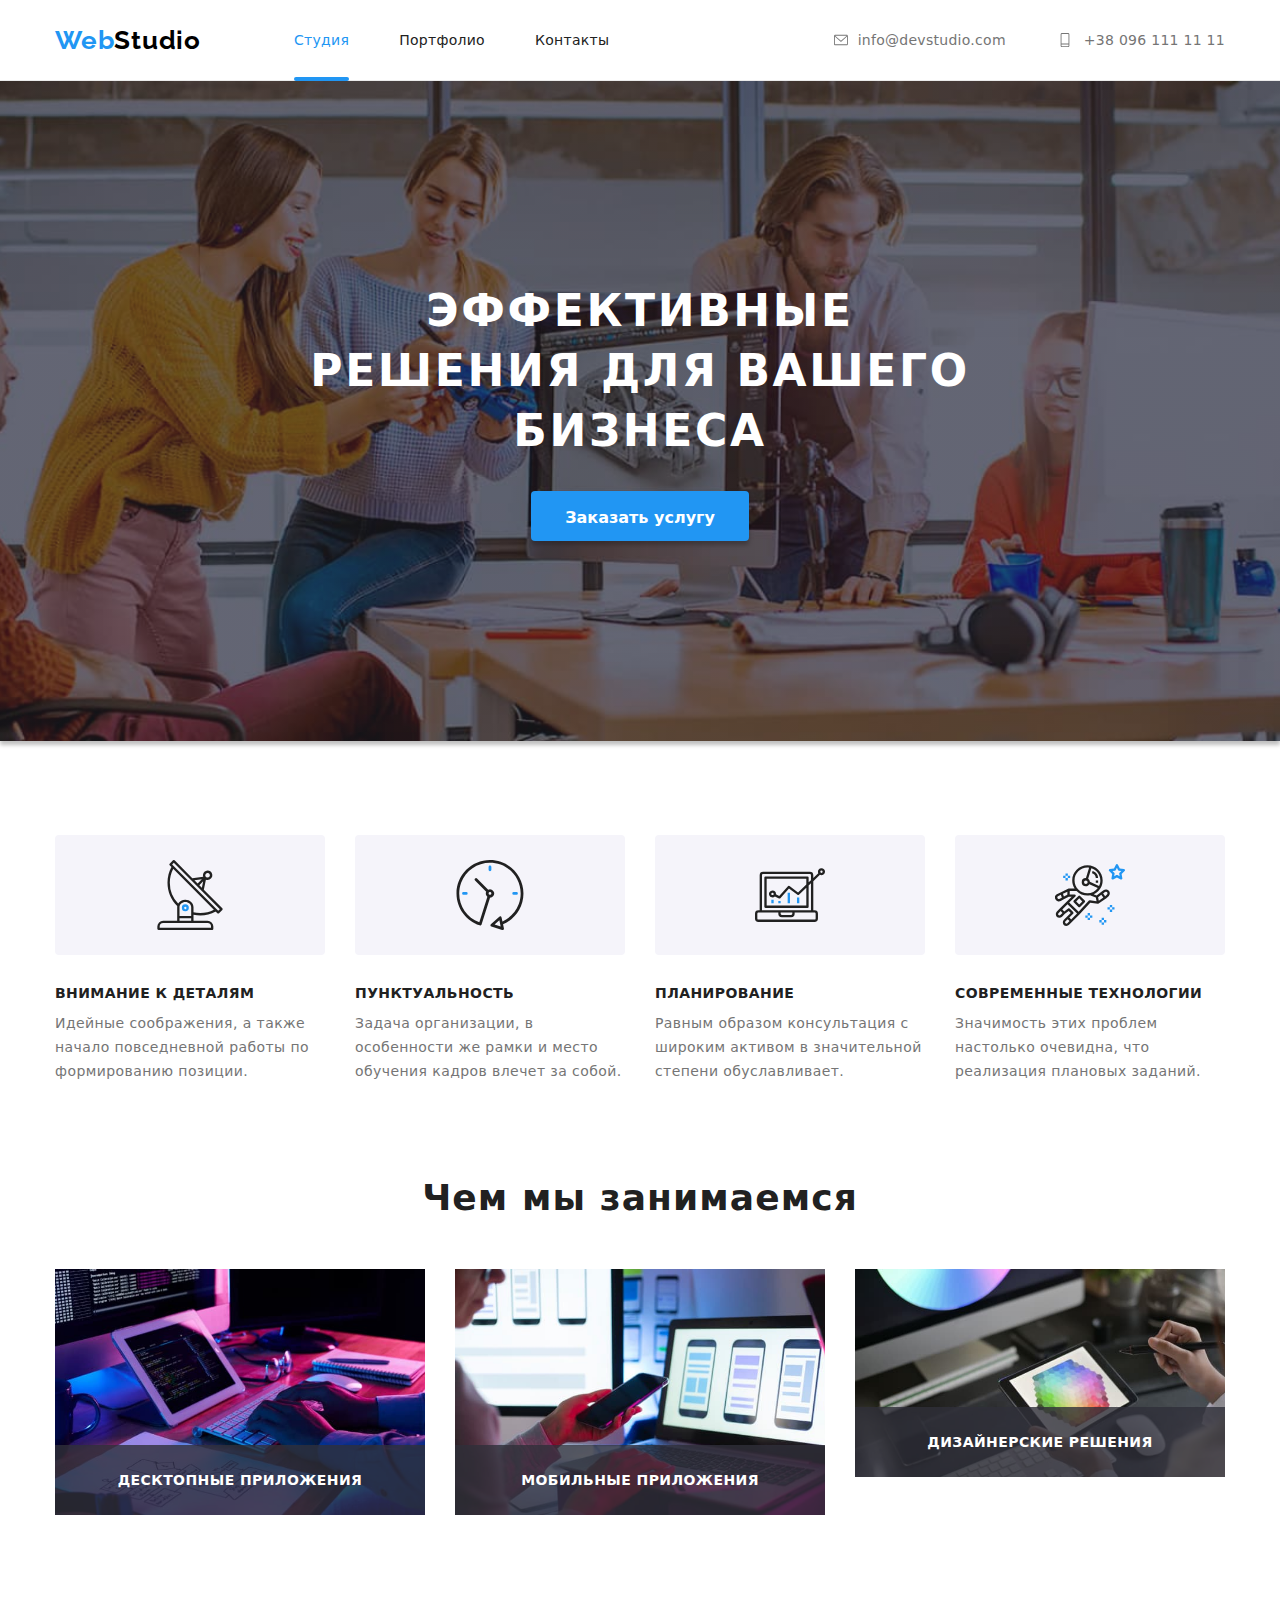
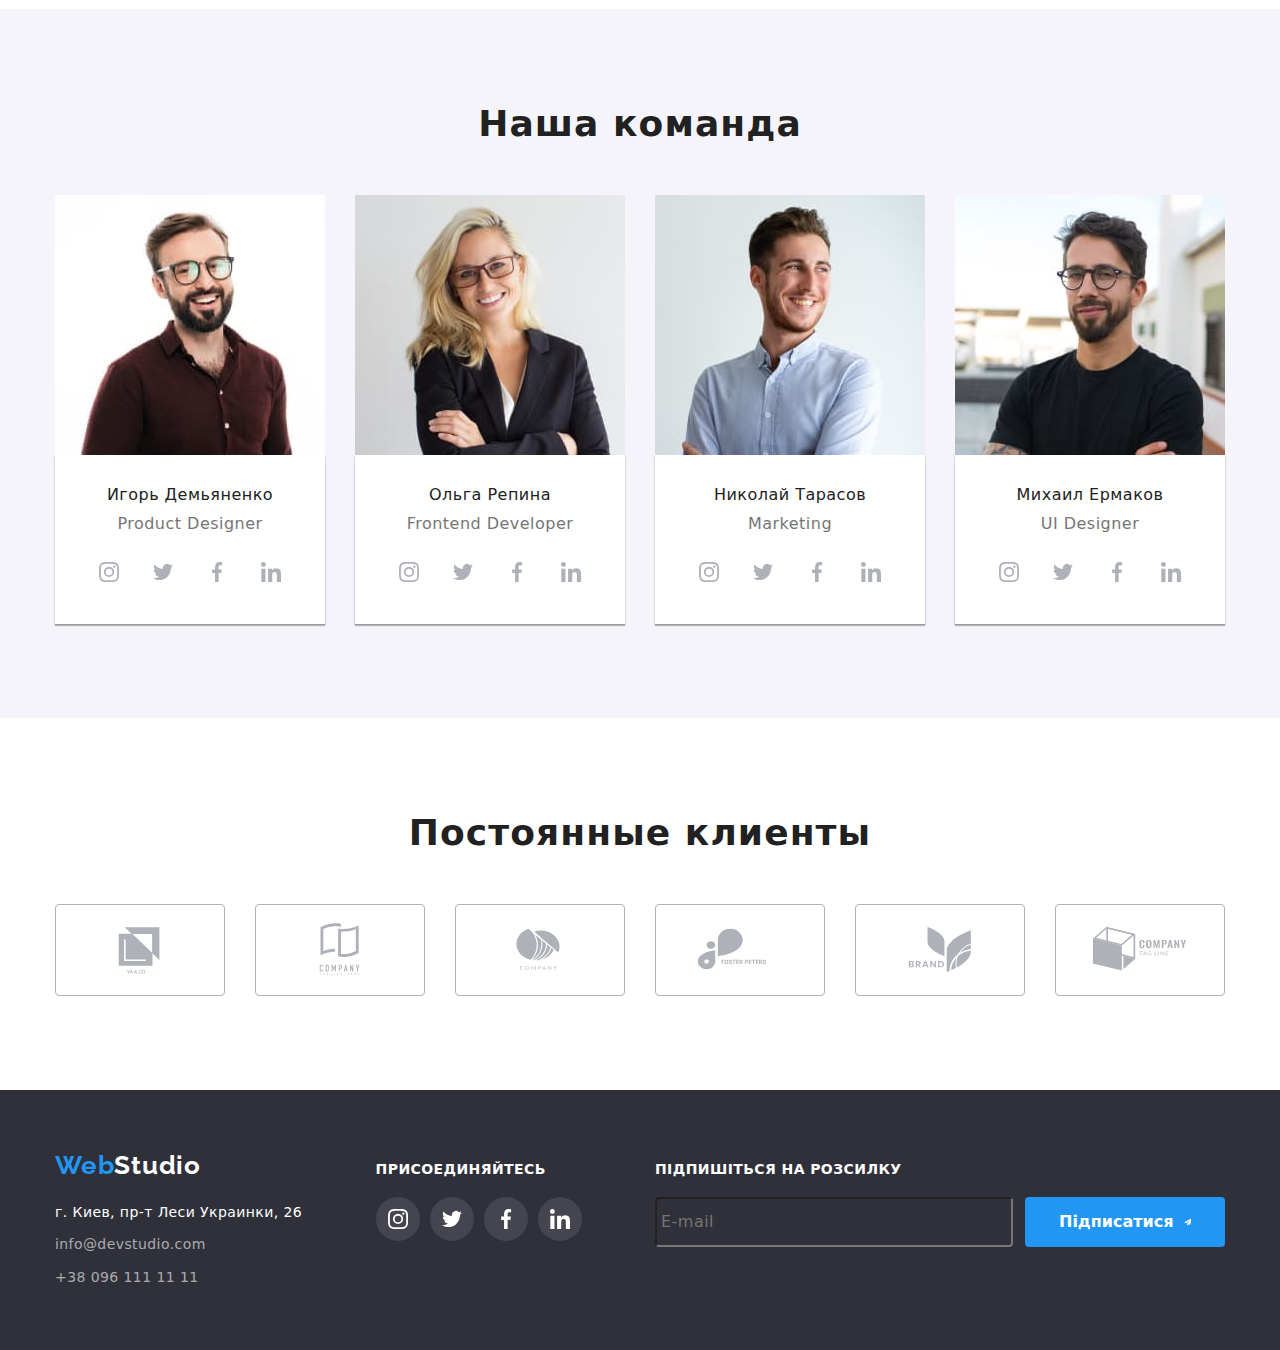
<file: index.html>
<!DOCTYPE html>
<html lang="en">
  <head>
    <meta charset="UTF-8" />
    <meta http-equiv="X-UA-Compatible" content="IE=edge" />
    <meta name="viewport" content="width=device-width, initial-scale=1.0" />
    <title>WebStudio</title>
    <link rel="preconnect" href="https://fonts.googleapis.com" />
    <link rel="preconnect" href="https://fonts.gstatic.com" crossorigin />
    <link rel="preconnect" href="https://fonts.googleapis.com" />
    <link rel="preconnect" href="https://fonts.gstatic.com" crossorigin />
    <link
      href="https://fonts.googleapis.com/css2?family=Raleway:wght@700&family=Roboto:wght@400;500;700;900&display=swap"
      rel="stylesheet"
    />
    <!-- <link
      rel="stylesheet"
      href="node_modules/modern-normalize/modern-normalize.css"
    /> -->
    <link rel="stylesheet" href="./css/main.min.css" />
  </head>
  <body>
    <header class="header">
      <div class="container navigation__container">
        <nav class="navigation header-logo">
          <a href="./index.html" class="logo link"
            ><span class="blue-logo">Web</span>Studio</a
          >
          <ul class="header-link list">
            <li class="header-item">
              <a
                href="./index.html"
                class="site-nav site-nav-link link current-axent-color current"
                >Студия</a
              >
            </li>
            <li class="header-item">
              <a href="./portfolio.html" class="site-nav site-nav-link link"
                >Портфолио</a
              >
            </li>
            <li class="header-item">
              <a href="" class="site-nav site-nav-link link">Контакты</a>
            </li>
          </ul>
        </nav>
        <ul class="header-link list connect connect__mailtel">
          <li class="connect__mail link">
            <a
              href="mailto:info@devstudio.com"
              class="site-mailtel-link site-mail-link link"
            >
              <svg class="contact-icon contact-icon-mail">
                <use href="./images/icons.svg#icon-envelope"></use>
              </svg>
              info@devstudio.com</a
            >
          </li>
          <li class="connect__tel link">
            <a
              href="tel:+380961111111"
              class="site-mailtel-link site-tel-link link"
            >
              <svg class="contact-icon contact-icon-tel">
                <use href="./images/icons.svg#icon-smartphone"></use>
              </svg>
              +38 096 111 11 11</a
            >
          </li>
        </ul>
        <button class="menu-open" type="button">
          <svg class="" width="40" height="40">
            <use href="./images/icons.svg#icon-menu_40px"></use>
          </svg>
        </button>
      </div>
      <div class="mob-menu is-hidden">
        <div class="container">
          <button class="menu-close" type="button">
            <svg class="" width="40" height="40">
              <use href="./images/icons.svg#icon-close_40px"></use>
            </svg>
          </button>
          <div class="mob-menu__wrap">
            <nav class="mob-menu__navigation">
              <ul class="mob-menu__link list">
                <li class="mob-menu__item">
                  <a
                    href="./index.html"
                    class="mob-menu-link link current-axent-color"
                    >Студия</a
                  >
                </li>
                <li class="mob-menu__item">
                  <a href="./portfolio.html" class="mob-menu-link link"
                    >Портфолио</a
                  >
                </li>
                <li class="mob-menu__item">
                  <a href="" class="mob-menu-link link">Контакты</a>
                </li>
              </ul>
            </nav>
          </div>
          <div class="mob-menu__con">
            <div class="mobail-connect">
              <ul class="mob-connect list">
                <li class="mob-connect__tel link">
                  <a href="tel:+380961111111" class="mob-connect-link link">
                    +38 096 111 11 11</a
                  >
                </li>
                <li class="mob-connect__mail link">
                  <a
                    href="mailto:info@devstudio.com"
                    class="mob-connect-link link"
                  >
                    info@devstudio.com</a
                  >
                </li>
              </ul>
            </div>
            <div class="soc">
              <ul class="mob-soc list">
                <li class="mob-soc__link link">Instagram</li>
                <li class="mob-soc__link link">Twitter</li>
                <li class="mob-soc__link link">Facebook</li>
                <li class="mob-soc__link link">LinkedIn</li>
              </ul>
            </div>
          </div>
        </div>
      </div>
    </header>
    <main>
      <section class="hero section">
        <div class="container hero__content">
          <h1 class="hero__title">Эффективные решения для вашего бизнеса</h1>
          <button type="button" class="hero__btn" data-modal-open>
            Заказать услугу
          </button>
        </div>
      </section>
      <section class="section afterhero__section">
        <div class="container hero-after">
          <h3 class="visually-hidden">про нас</h3>
          <ul class="list afterhero__wrap">
            <li class="link afterhero__link">
              <div class="afterhero__card">
                <svg class="afterhero__icon" width="70" height="70">
                  <use href="./images/icons.svg#icon-antenna"></use>
                </svg>
              </div>
              <h3 class="afterhero__title">ВНИМАНИЕ К ДЕТАЛЯМ</h3>
              <p class="afterhero__text">
                Идейные соображения, а также начало повседневной работы по
                формированию позиции.
              </p>
            </li>
            <li class="link afterhero__link">
              <div class="afterhero__card">
                <svg class="afterhero__icon" width="70" height="70">
                  <use href="./images/icons.svg#icon-clock"></use>
                </svg>
              </div>
              <h3 class="afterhero__title">ПУНКТУАЛЬНОСТЬ</h3>
              <p class="afterhero__text">
                Задача организации, в особенности же рамки и место обучения
                кадров влечет за собой.
              </p>
            </li>
            <li class="link afterhero__link">
              <div class="afterhero__card">
                <svg class="afterhero__icon" width="70" height="70">
                  <use href="./images/icons.svg#icon-diagram"></use>
                </svg>
              </div>
              <h3 class="afterhero__title">ПЛАНИРОВАНИЕ</h3>
              <p class="afterhero__text">
                Равным образом консультация с широким активом в значительной
                степени обуславливает.
              </p>
            </li>
            <li class="link afterhero__link">
              <div class="afterhero__card">
                <svg class="afterhero__icon" width="70" height="70">
                  <use href="./images/icons.svg#icon-astronaut"></use>
                </svg>
              </div>
              <h3 class="afterhero__title">СОВРЕМЕННЫЕ ТЕХНОЛОГИИ</h3>
              <p class="afterhero__text">
                Значимость этих проблем настолько очевидна, что реализация
                плановых заданий.
              </p>
            </li>
          </ul>
        </div>
      </section>
      <section class="about-us about-us__section">
        <div class="container">
          <h2 class="about-us__title">Чем мы занимаемся</h2>
          <ul class="list about-us__img">
            <li class="link">
              <div class="about-us__wrap">
                <picture>
                  <source
                    srcset="
                      ./images/imgcomputer.jpg    1x,
                      ./images/imgcomputer-2x.jpg 2x
                    "
                    media="(min-width: 1200px)"
                  />
                  <img
                    src="./images/imgcomputer.jpg"
                    alt="computer"
                    width="370"
                    height="294"
                  />
                </picture>
                <p class="about-us__txt">ДЕСКТОПНЫЕ ПРИЛОЖЕНИЯ</p>
              </div>
            </li>
            <li class="link">
              <div class="about-us__wrap">
                <picture>
                  <source
                    srcset="
                      ./images/imgnotebook.jpg    1x,
                      ./images/imgnotebook-2x.jpg 2x
                    "
                    media="(min-width: 1200px)"
                  />
                  <img
                    src="./images/imgnotebook.jpg"
                    alt="notebook"
                    width="370"
                    height="294"
                  />
                </picture>
                <p class="about-us__txt">МОБИЛЬНЫЕ ПРИЛОЖЕНИЯ</p>
              </div>
            </li>
            <li class="link">
              <div class="about-us__wrap">
                <picture>
                  <source
                    srcset="
                      ./images/imgtablet.jpg    1x,
                      ./images/imgtablet-2x.jpg 2x
                    "
                    media="(min-width: 1200px)"
                  />
                  <img
                    src="./images/imgtablet.jpg"
                    alt="tablet"
                    width="370"
                    height="294"
                  />
                </picture>
                <p class="about-us__txt">ДИЗАЙНЕРСКИЕ РЕШЕНИЯ</p>
              </div>
            </li>
          </ul>
        </div>
      </section>
      <section class="team section">
        <div class="container">
          <h2 class="team__header">Наша команда</h2>
          <ul class="list team__wrap">
            <li class="link team__item">
              <picture>
                <source
                  srcset="
                    ./images/productdesigner1.jpg  1x,
                    ./images/productdesigner2x.jpg 2x
                  "
                  media="(min-width: 1200px)"
                />
                <source
                  srcset="
                    ./images/productdesigner-tab.jpg   1x,
                    ./images/productdesigner-tab2x.jpg 2x
                  "
                  media="(min-width: 768px)"
                />
                <source
                  srcset="
                    ./images/productdesigner-mob.jpg   1x,
                    ./images/productdesigner-mob2x.jpg 2x
                  "
                  media="(max-width: 767px)"
                />
                <img
                  src="./images/productdesigner-mob.jpg"
                  alt="product-designer"
                  width="450"
                  height="460"
                />
              </picture>

              <div class="team__container">
                <h3 class="team__name">Игорь Демьяненко</h3>
                <p class="team__text">Product Designer</p>
                <ul class="team__soc list">
                  <li class="team__soc-item">
                    <a href="" class="team__link link">
                      <svg class="team__icon" width="20" height="20">
                        <use href="./images/icons.svg#icon-instagram"></use>
                      </svg>
                    </a>
                  </li>
                  <li class="team__soc-item">
                    <a href="" class="team__link link">
                      <svg class="team__icon" width="20" height="20">
                        <use href="./images/icons.svg#icon-twitter"></use>
                      </svg>
                    </a>
                  </li>
                  <li class="team__soc-item">
                    <a href="" class="team__link link">
                      <svg class="team__icon" width="20" height="20">
                        <use href="./images/icons.svg#icon-facebook"></use>
                      </svg>
                    </a>
                  </li>
                  <li class="team__soc-item">
                    <a href="" class="team__link link">
                      <svg class="team__icon" width="20" height="20">
                        <use href="./images/icons.svg#icon-linkedin"></use>
                      </svg>
                    </a>
                  </li>
                </ul>
              </div>
            </li>
            <li class="link team__item">
              <picture>
                <source
                  srcset="
                    ./images/frontenddeveloper1.jpg   1x,
                    ./images/frontenddeveloper-2x.jpg 2x
                  "
                  media="(min-width: 1200px)"
                />
                <source
                  srcset="
                    ./images/frontenddeveloper-tab.jpg    1x,
                    ./images/frontenddeveloper-tab-2x.jpg 2x
                  "
                  media="(min-width: 768px)"
                />
                <source
                  srcset="
                    ./images/frontenddeveloper-mob.jpg    1x,
                    ./images/frontenddeveloper-mob-2x.jpg 2x
                  "
                  media="(max-width: 767px)"
                />
                <img
                  src="./images/frontenddeveloper1.jpg"
                  alt="frontend-developer"
                  width="450"
                  height="460"
                />
              </picture>
              <div class="team__container">
                <h3 class="team__name">Ольга Репина</h3>
                <p class="team__text">Frontend Developer</p>
                <ul class="team__soc list">
                  <li class="team__soc-item">
                    <a href="" class="team__link link">
                      <svg class="team__icon" width="20" height="20">
                        <use href="./images/icons.svg#icon-instagram"></use>
                      </svg>
                    </a>
                  </li>
                  <li class="team__soc-item">
                    <a href="" class="team__link link">
                      <svg class="team__icon" width="20" height="20">
                        <use href="./images/icons.svg#icon-twitter"></use>
                      </svg>
                    </a>
                  </li>
                  <li class="team__soc-item">
                    <a href="" class="team__link link">
                      <svg class="team__icon" width="20" height="20">
                        <use href="./images/icons.svg#icon-facebook"></use>
                      </svg>
                    </a>
                  </li>
                  <li class="team__soc-item">
                    <a href="" class="team__link link">
                      <svg class="team__icon" width="20" height="20">
                        <use href="./images/icons.svg#icon-linkedin"></use>
                      </svg>
                    </a>
                  </li>
                </ul>
              </div>
            </li>
            <li class="link team__item">
              <picture>
                <source
                  srcset="
                    ./images/marketing1.jpg   1x,
                    ./images/marketing-2x.jpg 2x
                  "
                  media="(min-width: 1200px)"
                />
                <source
                  srcset="
                    ./images/marketing-tab.jpg    1x,
                    ./images/marketing-tab-2x.jpg 2x
                  "
                  media="(min-width: 768px)"
                />
                <source
                  srcset="
                    ./images/marketing-mob.jpg    1x,
                    ./images/marketing-mob-2x.jpg 2x
                  "
                  media="(max-width: 767px)"
                />
                <img
                  src="./images/marketing1.jpg"
                  alt="marketing"
                  width="450"
                  height="460"
                />
              </picture>
              <div class="team__container">
                <h3 class="team__name">Николай Тарасов</h3>
                <p class="team__text">Marketing</p>
                <ul class="team__soc list">
                  <li class="team__soc-item">
                    <a href="" class="team__link link">
                      <svg class="team__icon" width="20" height="20">
                        <use href="./images/icons.svg#icon-instagram"></use>
                      </svg>
                    </a>
                  </li>
                  <li class="team__soc-item">
                    <a href="" class="team__link link">
                      <svg class="team__icon" width="20" height="20">
                        <use href="./images/icons.svg#icon-twitter"></use>
                      </svg>
                    </a>
                  </li>
                  <li class="team__soc-item">
                    <a href="" class="team__link link">
                      <svg class="team__icon" width="20" height="20">
                        <use href="./images/icons.svg#icon-facebook"></use>
                      </svg>
                    </a>
                  </li>
                  <li class="team__soc-item">
                    <a href="" class="team__link link">
                      <svg class="team__icon" width="20" height="20">
                        <use href="./images/icons.svg#icon-linkedin"></use>
                      </svg>
                    </a>
                  </li>
                </ul>
              </div>
            </li>
            <li class="link team__item">
              <picture>
                <source
                  srcset="
                    ./images/uidesigner1.jpg   1x,
                    ./images/uidesigner-2x.jpg 2x
                  "
                  media="(min-width: 1200px)"
                />
                <source
                  srcset="
                    ./images/uidesigner-tab.jpg    1x,
                    ./images/uidesigner-tab-2x.jpg 2x
                  "
                  media="(min-width: 768px)"
                />
                <source
                  srcset="
                    ./images/uidesigner-mob.jpg    1x,
                    ./images/uidesigner-mob-2x.jpg 2x
                  "
                  media="(max-width: 767px)"
                />
                <img
                  src="./images/uidesigner1.jpg"
                  alt="uidesigner"
                  width="450"
                  height="460"
                />
              </picture>
              <div class="team__container">
                <h3 class="team__name">Михаил Ермаков</h3>
                <p class="team__text">UI Designer</p>
                <ul class="team__soc list">
                  <li class="team__soc-item">
                    <a href="" class="team__link link">
                      <svg class="team__icon" width="20" height="20">
                        <use href="./images/icons.svg#icon-instagram"></use>
                      </svg>
                    </a>
                  </li>
                  <li class="team__soc-item">
                    <a href="" class="team__link link">
                      <svg class="team__icon" width="20" height="20">
                        <use href="./images/icons.svg#icon-twitter"></use>
                      </svg>
                    </a>
                  </li>
                  <li class="team__soc-item">
                    <a href="" class="team__link link">
                      <svg class="team__icon" width="20" height="20">
                        <use href="./images/icons.svg#icon-facebook"></use>
                      </svg>
                    </a>
                  </li>
                  <li class="team__soc-item">
                    <a href="" class="team__link link">
                      <svg class="team__icon" width="20" height="20">
                        <use href="./images/icons.svg#icon-linkedin"></use>
                      </svg>
                    </a>
                  </li>
                </ul>
              </div>
            </li>
          </ul>
        </div>
      </section>
      <section class="section client">
        <div class="container">
          <p class="client__header">Постоянные клиенты</p>
          <ul class="list client__logo">
            <li class="client__link link">
              <a href="" class="client__icon">
                <svg class="icon__logo" width="106" height="60">
                  <use href="./images/icons.svg#icon-Logo"></use>
                </svg>
              </a>
            </li>
            <li class="client__link link">
              <a href="" class="client__icon">
                <svg class="icon__logo" width="106" height="60">
                  <use href="./images/icons.svg#icon-Logo1"></use>
                </svg>
              </a>
            </li>
            <li class="client__link link">
              <a href="" class="client__icon">
                <svg class="icon__logo" width="106" height="60">
                  <use href="./images/icons.svg#icon-Logo2"></use>
                </svg>
              </a>
            </li>
            <li class="client__link link">
              <a href="" class="client__icon">
                <svg class="icon__logo" width="106" height="60">
                  <use href="./images/icons.svg#icon-Logo3"></use>
                </svg>
              </a>
            </li>
            <li class="client__link link">
              <a href="" class="client__icon">
                <svg class="icon__logo" width="106" height="60">
                  <use href="./images/icons.svg#icon-Logo4"></use>
                </svg>
              </a>
            </li>
            <li class="client__link link">
              <a href="" class="client__icon">
                <svg class="icon__logo" width="106" height="60">
                  <use href="./images/icons.svg#icon-Logo5"></use>
                </svg>
              </a>
            </li>
          </ul>
        </div>
      </section>
    </main>
    <footer class="footer">
      <div class="footer-conteiner container">
        <div class="footer-cont">
          <a href="./index.html" class="footer-logo link"
            ><span class="blue-logo">Web</span>Studio</a
          >
          <address class="addres">
            <ul class="addres-list-footer list">
              <li class="addres-footer link">
                <a
                  href="bhttps://goo.gl/maps/JYxQXRZU56P24PyBA"
                  target="_blank"
                  class="addres-link-adres link"
                  >г. Киев, пр-т Леси Украинки, 26</a
                >
              </li>
              <li class="addres-footer link">
                <a
                  href="mailto:info@devstudio.com"
                  class="addres-link-footer link"
                  >info@devstudio.com</a
                >
              </li>
              <li class="addres-footer link">
                <a href="tel:+380961111111" class="addres-link-footer link"
                  >+38 096 111 11 11</a
                >
              </li>
            </ul>
          </address>
        </div>
        <div class="footer-cont">
          <p class="footer-hed">присоединяйтесь</p>
          <ul class="footer-soc list">
            <li class="footer-soc-item">
              <a href="" class="footer-soc-link link">
                <svg class="footer-soc-icon" width="20" height="20">
                  <use href="./images/icons.svg#icon-instagram"></use>
                </svg>
              </a>
            </li>
            <li class="footer-soc-item">
              <a href="" class="footer-soc-link link">
                <svg class="footer-soc-icon" width="20" height="20">
                  <use href="./images/icons.svg#icon-twitter"></use>
                </svg>
              </a>
            </li>
            <li class="footer-soc-item">
              <a href="" class="footer-soc-link link">
                <svg class="footer-soc-icon" width="20" height="20">
                  <use href="./images/icons.svg#icon-facebook"></use>
                </svg>
              </a>
            </li>
            <li class="footer-soc-item">
              <a href="" class="footer-soc-link link">
                <svg class="footer-soc-icon" width="20" height="20">
                  <use href="./images/icons.svg#icon-linkedin"></use>
                </svg>
              </a>
            </li>
          </ul>
        </div>
        <div class="footer-cont">
          <p class="footer-label">Підпишіться на розсилку</p>
          <form action="#" class="footer-form">
            <div class="footer-field">
              <label for="user-email" class="email-label"></label>
              <input
                type="email"
                class="email-input"
                name="user-name"
                placeholder="E-mail"
                required
                title=""
                id="email-label"
              />
              <button type="submit" class="footer-btn">
                Підписатися
                <svg class="btn-svg" width="24" height="24">
                  <use href="./images/icons.svg#icon-icon-send"></use>
                </svg>
              </button>
            </div>
          </form>
        </div>
      </div>
    </footer>
    <div class="backdrop is-hidden" data-modal>
      <div class="modal">
        <button type="button" class="modal-close" data-modal-close>
          <svg class="" width="11" height="11">
            <use href="./images/icons.svg#icon-Vector"></use>
          </svg>
        </button>
        <p class="modal-title">Залиште свої дані, ми вам передзвонимо</p>
        <form action="#" class="modal-form">
          <div class="modal-field">
            <label for="user-name" class="modal-label">Ім'я</label>
            <div class="input-wrap">
              <input
                type="text"
                class="modal-input"
                name="user-name"
                placeholder="Джон Сноу"
                required
                title="Джон Сноу"
                id="user-name"
              />
              <svg class="modal-icon" width="18" height="18">
                <use href="./images/icons.svg#icon-person-black"></use>
              </svg>
            </div>
          </div>
          <div class="modal-field">
            <label for="user-tel" class="modal-label">Телефон</label>
            <div class="input-wrap">
              <input
                type="tel"
                class="modal-input"
                name="user-tel"
                placeholder="+380000000000"
                required
                title="+380 00 000 00 00"
                value="+380"
                id="user-tel"
              />
              <svg class="modal-icon" width="18" height="18">
                <use href="./images/icons.svg#icon-phone-black"></use>
              </svg>
            </div>
          </div>
          <div class="modal-field">
            <label for="user-email" class="modal-label">Пошта</label>
            <div class="input-wrap">
              <input
                type="email"
                class="modal-input"
                name="user-email"
                placeholder="email@mail.com"
                required
                title="asd@gmail.com"
                id="user-email"
              />
              <svg class="modal-icon" width="18" height="18">
                <use href="./images/icons.svg#icon-email-black"></use>
              </svg>
            </div>
          </div>
          <div class="modal-field">
            <label for="user-txt" class="modal-label">Коментар</label>
            <textarea
              name="user-txt"
              id="user-txt"
              class="modal-txt"
              placeholder="Введіть текст"
            ></textarea>
          </div>
          <div class="check-treaty">
            <input
              type="checkbox"
              class="modal-check visually-hidden"
              name="policy"
              id="policy"
              value="true"
            />
            <label for="policy" class="check-txt">
              <span>
                <svg class="check-icon" width="13" height="10">
                  <use href="./images/icons.svg#icon-check"></use>
                </svg>
              </span>
              Погоджуюся з розсилкою та приймаю
              <a href="#" class="treaty">Умови договору</a></label
            >
          </div>
          <div class="btn-form">
            <button type="submit" class="modal-btn">Відправити</button>
          </div>
        </form>
      </div>
    </div>
    <script src="./js/modal.js"></script>
    <script src="./js/menu.js"></script>
  </body>
  
</html>
</file>
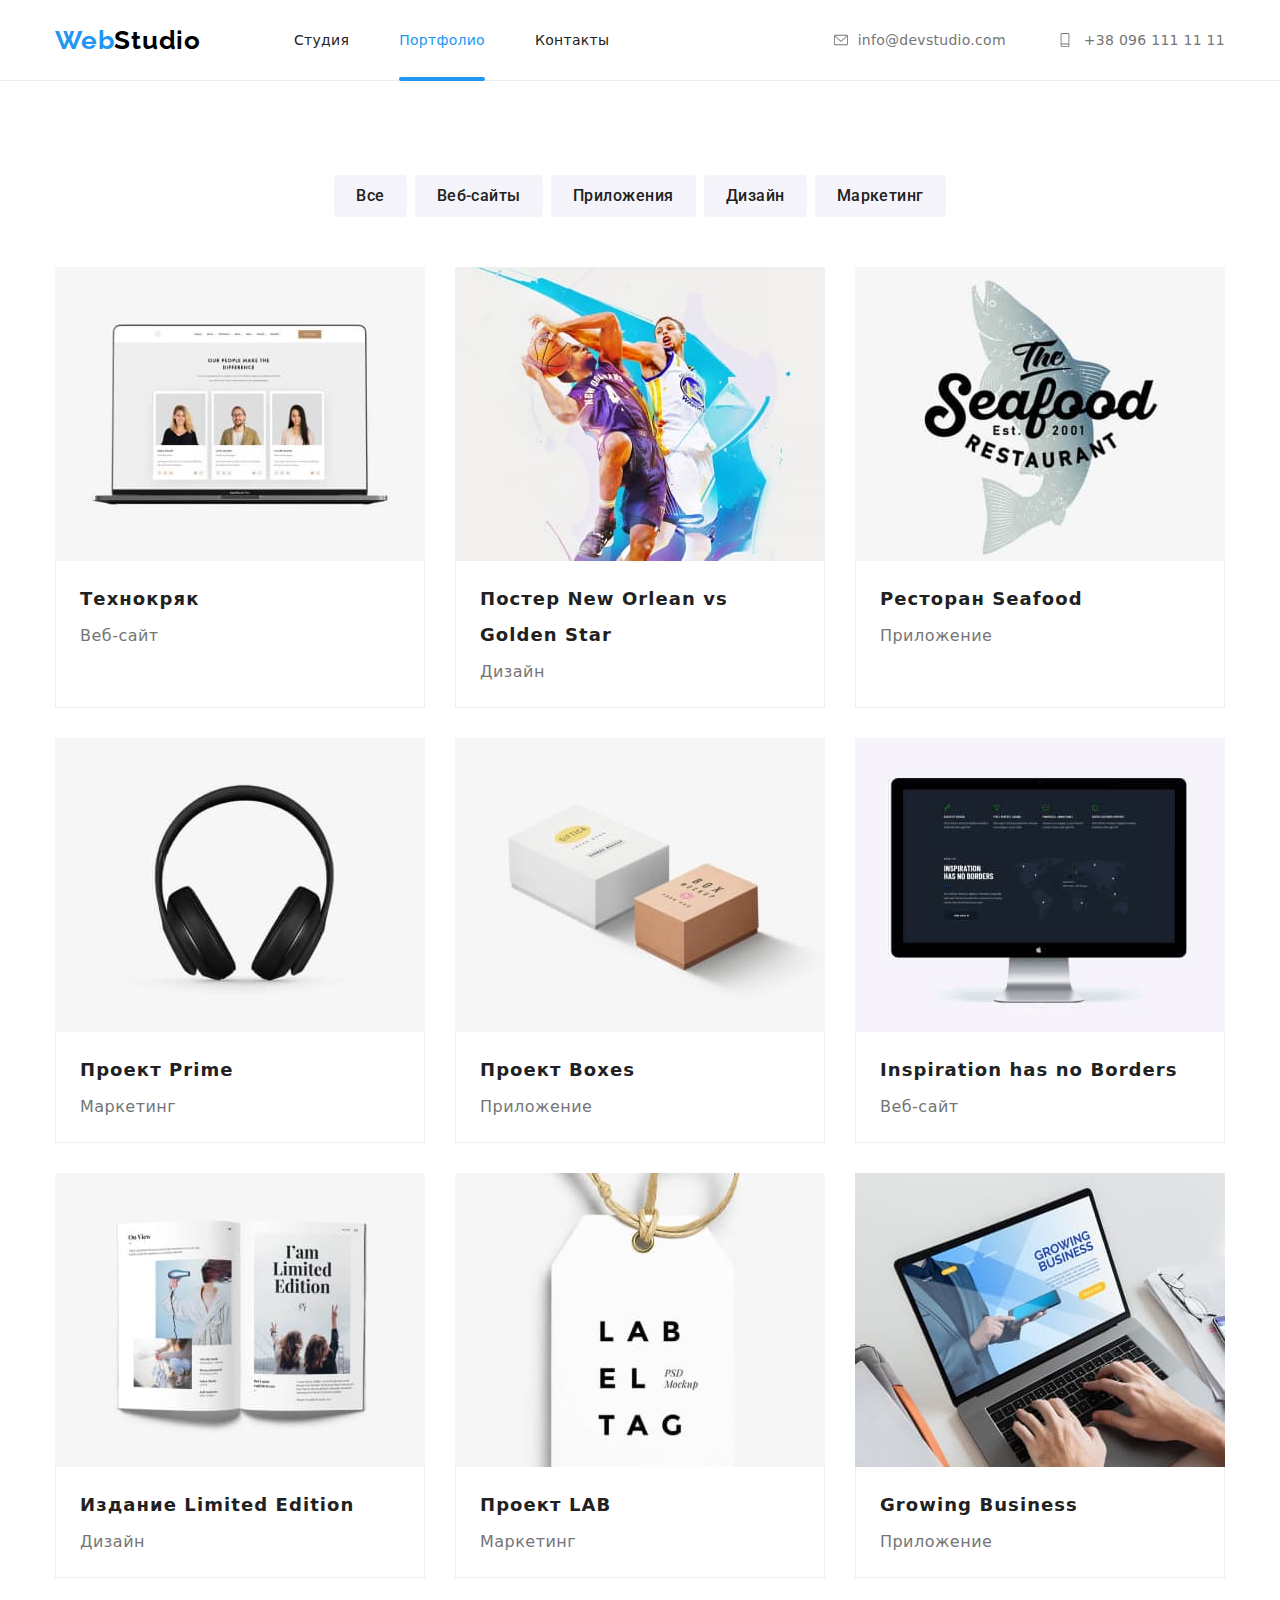
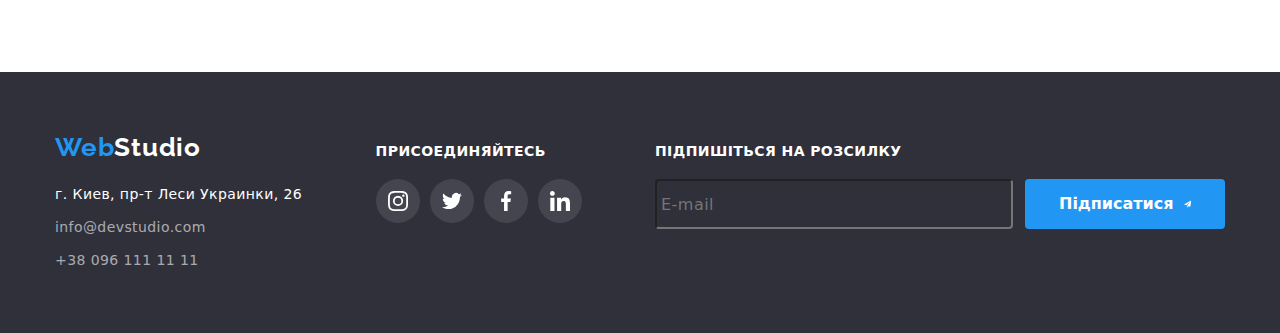
<file: portfolio.html>
<!DOCTYPE html>
<html lang="en">
  <head>
    <meta charset="UTF-8" />
    <meta http-equiv="X-UA-Compatible" content="IE=edge" />
    <meta name="viewport" content="width=device-width, initial-scale=1.0" />
    <title>Портфолио</title>
    <link rel="preconnect" href="https://fonts.googleapis.com" />
    <link rel="preconnect" href="https://fonts.gstatic.com" crossorigin />
    <link rel="preconnect" href="https://fonts.googleapis.com" />
    <link rel="preconnect" href="https://fonts.gstatic.com" crossorigin />
    <link
      href="https://fonts.googleapis.com/css2?family=Raleway:wght@700&family=Roboto:wght@400;500;700;900&display=swap"
      rel="stylesheet"
    />
    <!-- <link rel="stylesheet" href="node_modules/modern-normalize/modern-normalize.css"> -->
    <link rel="stylesheet" href="./css/main.min.css" />
  </head>
  <body>
    <header class="header">
      <div class="container navigation__container">
        <nav class="navigation header-logo">
          <a href="./index.html" class="logo link"
            ><span class="blue-logo">Web</span>Studio</a
          >
          <ul class="header-link list">
            <li class="header-item">
              <a href="./index.html" class="site-nav site-nav-link link"
                >Студия</a
              >
            </li>
            <li class="header-item">
              <a
                href="./portfolio.html"
                class="site-nav site-nav-link link current-axent-color current"
                >Портфолио</a
              >
            </li>
            <li class="header-item">
              <a href="" class="site-nav site-nav-link link">Контакты</a>
            </li>
          </ul>
        </nav>
        <ul class="header-link list connect">
          <li class="connect__mail link">
            <a
              href="mailto:info@devstudio.com"
              class="site-mailtel-link site-mail-link link"
            >
              <svg class="contact-icon contact-icon-mail">
                <use href="./images/icons.svg#icon-envelope"></use>
              </svg>
              info@devstudio.com</a
            >
          </li>
          <li class="connect__tel link">
            <a
              href="tel:+380961111111"
              class="site-mailtel-link site-tel-link link"
            >
              <svg class="contact-icon contact-icon-tel">
                <use href="./images/icons.svg#icon-smartphone"></use>
              </svg>
              +38 096 111 11 11</a
            >
          </li>
        </ul>
        <button class="menu-open" type="button">
          <svg class="" width="40" height="40">
            <use href="./images/icons.svg#icon-menu_40px"></use>
          </svg>
        </button>
      </div>
      <div class="mob-menu is-hidden">
        <div class="container">
          <button class="menu-close" type="button">
            <svg class="" width="40" height="40">
              <use href="./images/icons.svg#icon-close_40px"></use>
            </svg>
          </button>
          <div class="mob-menu__wrap">
            <nav class="mob-menu__navigation">
              <ul class="mob-menu__link list">
                <li class="mob-menu__item">
                  <a href="./index.html" class="mob-menu-link link">Студия</a>
                </li>
                <li class="mob-menu__item">
                  <a
                    href="./portfolio.html"
                    class="mob-menu-link link current-axent-color"
                    >Портфолио</a
                  >
                </li>
                <li class="mob-menu__item">
                  <a href="" class="mob-menu-link link">Контакты</a>
                </li>
              </ul>
            </nav>
          </div>
          <div class="mob-menu__con">
            <div class="mobail-connect">
              <ul class="mob-connect list">
                <li class="mob-connect__tel link">
                  <a href="tel:+380961111111" class="mob-connect-link link">
                    +38 096 111 11 11</a
                  >
                </li>
                <li class="mob-connect__mail link">
                  <a
                    href="mailto:info@devstudio.com"
                    class="mob-connect-link link"
                  >
                    info@devstudio.com</a
                  >
                </li>
              </ul>
            </div>
            <div class="soc">
              <ul class="mob-soc list">
                <li class="mob-soc__link link">Instagram</li>
                <li class="mob-soc__link link">Twitter</li>
                <li class="mob-soc__link link">Facebook</li>
                <li class="mob-soc__link link">LinkedIn</li>
              </ul>
            </div>
          </div>
        </div>
      </div>
    </header>
    <main>
      <section class="hero-portfolio">
        <div class="container-portfolio container">
          <h1 class="visually-hidden">Портфолио</h1>
          <ul class="list btn-wrap">
            <li class="link">
              <button type="button" class="btn btn-link">Все</button>
            </li>
            <li class="link">
              <button type="button" class="btn btn-link">Веб-сайты</button>
            </li>
            <li class="link">
              <button type="button" class="btn btn-link">Приложения</button>
            </li>
            <li class="link">
              <button type="button" class="btn btn-link">Дизайн</button>
            </li>
            <li class="link">
              <button type="button" class="btn btn-link">Маркетинг</button>
            </li>
          </ul>
          <ul class="list portfolio-wrap">
            <li class="link portfolio__link">
              <a href="" class="link img-portfolio">
                <div class="img-portfolio-wrap">
                  <picture>
                    <source
                      srcset="./images/techno.jpg 1x, ./images/techno-2x.jpg 2x"
                      media="(min-width: 1200px)"
                    />
                    <source
                      srcset="
                        ./images/techno-tab.jpg    1x,
                        ./images/techno-tab-2x.jpg 2x
                      "
                      media="(min-width: 768px)"
                    />
                    <source
                      srcset="
                        ./images/techno-mob.jpg    1x,
                        ./images/techno-mob-2x.jpg 2x
                      "
                      media="(max-width: 767px)"
                    />
                    <img
                      src="./images/techno-mob.jpg"
                      alt="techno"
                      width="450"
                      height="294"
                    />
                  </picture>
                  <p class="portfolio-hover-text">
                    Ресурс предлагает комплексные предложения с разным уровнем
                    функционала и сервисов. Все это позволит посетителю получить
                    исчерпывающие сведения о компании или частном лице.
                  </p>
                </div>
                <div class="portfolio-div">
                  <h3 class="portfolio">Технокряк</h3>
                  <p class="portfolio-text">Веб-сайт</p>
                </div></a
              >
            </li>
            <li class="link portfolio__link">
              <a href="" class="link img-portfolio">
                <div class="img-portfolio-wrap">
                  <picture>
                    <source
                      srcset="
                        ./images/basketball.jpg    1x,
                        ./images/basketball-2x.jpg 2x
                      "
                      media="(min-width: 1200px)"
                    />
                    <source
                      srcset="
                        ./images/basketball-tab.jpg    1x,
                        ./images/basketball-tab-2x.jpg 2x
                      "
                      media="(min-width: 768px)"
                    />
                    <source
                      srcset="
                        ./images/basketball-mob.jpg    1x,
                        ./images/basketball-mob-2x.jpg 2x
                      "
                      media="(max-width: 767px)"
                    />
                    <img
                      src="./images/basketball-mob.jpg"
                      alt="basketball"
                      width="450"
                      height="294"
                    />
                  </picture>
                  <p class="portfolio-hover-text">
                    Ресурс предлагает комплексные предложения с разным уровнем
                    функционала и сервисов. Все это позволит посетителю получить
                    исчерпывающие сведения о компании или частном лице.
                  </p>
                </div>
                <div class="portfolio-div">
                  <h3 class="portfolio">Постер New Orlean vs Golden Star</h3>
                  <p class="portfolio-text">Дизайн</p>
                </div></a
              >
            </li>
            <li class="link portfolio__link">
              <a href="" class="link img-portfolio">
                <div class="img-portfolio-wrap">
                  <picture>
                    <source
                      srcset="./images/fish.jpg 1x, ./images/fish-2x.jpg 2x"
                      media="(min-width: 1200px)"
                    />
                    <source
                      srcset="
                        ./images/fish-tab.jpg    1x,
                        ./images/fish-tab-2x.jpg 2x
                      "
                      media="(min-width: 768px)"
                    />
                    <source
                      srcset="
                        ./images/fish-mob.jpg    1x,
                        ./images/fish-mob-2x.jpg 2x
                      "
                      media="(max-width: 767px)"
                    />
                    <img
                      src="./images/fish-mob.jpg"
                      alt="Seafood"
                      width="450"
                      height="294"
                    />
                  </picture>
                  <p class="portfolio-hover-text">
                    Ресурс предлагает комплексные предложения с разным уровнем
                    функционала и сервисов. Все это позволит посетителю получить
                    исчерпывающие сведения о компании или частном лице.
                  </p>
                </div>
                <div class="portfolio-div">
                  <h3 class="portfolio">Ресторан Seafood</h3>
                  <p class="portfolio-text">Приложение</p>
                </div></a
              >
            </li>
            <li class="link portfolio__link">
              <a href="" class="link img-portfolio">
                <div class="img-portfolio-wrap">
                  <picture>
                    <source
                      srcset="./images/Prime.jpg 1x, ./images/Prime-2x.jpg 2x"
                      media="(min-width: 1200px)"
                    />
                    <source
                      srcset="
                        ./images/Prime-tab.jpg    1x,
                        ./images/Prime-tab-2x.jpg 2x
                      "
                      media="(min-width: 768px)"
                    />
                    <source
                      srcset="
                        ./images/Prime-mob.jpg    1x,
                        ./images/Prime-mob-2x.jpg 2x
                      "
                      media="(max-width: 767px)"
                    />
                    <img
                      src="./images/Prime-mob.jpg"
                      alt="Prime"
                      width="450"
                      height="294"
                    />
                  </picture>
                  <p class="portfolio-hover-text">
                    Ресурс предлагает комплексные предложения с разным уровнем
                    функционала и сервисов. Все это позволит посетителю получить
                    исчерпывающие сведения о компании или частном лице.
                  </p>
                </div>
                <div class="portfolio-div">
                  <h3 class="portfolio">Проект Prime</h3>
                  <p class="portfolio-text">Маркетинг</p>
                </div></a
              >
            </li>
            <li class="link portfolio__link">
              <a href="" class="link img-portfolio">
                <div class="img-portfolio-wrap">
                  <picture>
                    <source
                      srcset="./images/boxes.jpg 1x, ./images/boxes-2x.jpg 2x"
                      media="(min-width: 1200px)"
                    />
                    <source
                      srcset="
                        ./images/boxes-tab.jpg    1x,
                        ./images/boxes-tab-2x.jpg 2x
                      "
                      media="(min-width: 768px)"
                    />
                    <source
                      srcset="
                        ./images/boxes-mob.jpg    1x,
                        ./images/boxes-mob-2x.jpg 2x
                      "
                      media="(max-width: 767px)"
                    />
                    <img
                      src="./images/boxes-mob.jpg"
                      alt="Boxes"
                      width="450"
                      height="294"
                    />
                  </picture>
                  <p class="portfolio-hover-text">
                    Ресурс предлагает комплексные предложения с разным уровнем
                    функционала и сервисов. Все это позволит посетителю получить
                    исчерпывающие сведения о компании или частном лице.
                  </p>
                </div>
                <div class="portfolio-div">
                  <h3 class="portfolio">Проект Boxes</h3>
                  <p class="portfolio-text">Приложение</p>
                </div></a
              >
            </li>
            <li class="link portfolio__link">
              <a href="" class="link img-portfolio">
                <div class="img-portfolio-wrap">
                  <picture>
                    <source
                      srcset="
                        ./images/inspirationhasnoborders.jpg    1x,
                        ./images/inspirationhasnoborders-2x.jpg 2x
                      "
                      media="(min-width: 1200px)"
                    />
                    <source
                      srcset="
                        ./images/inspirationhasnoborders-tab.jpg    1x,
                        ./images/inspirationhasnoborders-tab-2x.jpg 2x
                      "
                      media="(min-width: 768px)"
                    />
                    <source
                      srcset="
                        ./images/inspirationhasnoborders-mob.jpg    1x,
                        ./images/inspirationhasnoborders-mob-2x.jpg 2x
                      "
                      media="(max-width: 767px)"
                    />
                    <img
                      src="./images/inspirationhasnoborders-mob.jpg"
                      alt="inspirationhasnoborders"
                      width="450"
                      height="294"
                    />
                  </picture>
                  <p class="portfolio-hover-text">
                    Ресурс предлагает комплексные предложения с разным уровнем
                    функционала и сервисов. Все это позволит посетителю получить
                    исчерпывающие сведения о компании или частном лице.
                  </p>
                </div>
                <div class="portfolio-div">
                  <h3 class="portfolio">Inspiration has no Borders</h3>
                  <p class="portfolio-text">Веб-сайт</p>
                </div></a
              >
            </li>
            <li class="link portfolio__link">
              <a href="" class="link img-portfolio">
                <div class="img-portfolio-wrap">
                  <picture>
                    <source
                      srcset="
                        ./images/limitededition.jpg    1x,
                        ./images/limitededition-2x.jpg 2x
                      "
                      media="(min-width: 1200px)"
                    />
                    <source
                      srcset="
                        ./images/limitededition-tab.jpg    1x,
                        ./images/limitededition-tab-2x.jpg 2x
                      "
                      media="(min-width: 768px)"
                    />
                    <source
                      srcset="
                        ./images/limitededition-mob.jpg    1x,
                        ./images/limitededition-mob-2x.jpg 2x
                      "
                      media="(max-width: 767px)"
                    />
                    <img
                      src="./images/limitededition-mob.jpg"
                      alt="limitededition"
                      width="450"
                      height="294"
                    />
                  </picture>
                  <p class="portfolio-hover-text">
                    Ресурс предлагает комплексные предложения с разным уровнем
                    функционала и сервисов. Все это позволит посетителю получить
                    исчерпывающие сведения о компании или частном лице.
                  </p>
                </div>
                <div class="portfolio-div">
                  <h3 class="portfolio">Издание Limited Edition</h3>
                  <p class="portfolio-text">Дизайн</p>
                </div></a
              >
            </li>
            <li class="link portfolio__link">
              <a href="" class="link img-portfolio">
                <div class="img-portfolio-wrap">
                  <picture>
                    <source
                      srcset="./images/lab.jpg 1x, ./images/lab-2x.jpg 2x"
                      media="(min-width: 1200px)"
                    />
                    <source
                      srcset="
                        ./images/lab-tab.jpg    1x,
                        ./images/lab-tab-2x.jpg 2x
                      "
                      media="(min-width: 768px)"
                    />
                    <source
                      srcset="
                        ./images/lab-mob.jpg    1x,
                        ./images/lab-mob-2x.jpg 2x
                      "
                      media="(max-width: 767px)"
                    />
                    <img
                      src="./images/lab-mob.jpg"
                      alt="lab"
                      width="450"
                      height="294"
                    />
                  </picture>
                  <p class="portfolio-hover-text">
                    Ресурс предлагает комплексные предложения с разным уровнем
                    функционала и сервисов. Все это позволит посетителю получить
                    исчерпывающие сведения о компании или частном лице.
                  </p>
                </div>
                <div class="portfolio-div">
                  <h3 class="portfolio">Проект LAB</h3>
                  <p class="portfolio-text">Маркетинг</p>
                </div></a
              >
            </li>
            <li class="link portfolio__link">
              <a href="" class="link img-portfolio">
                <div class="img-portfolio-wrap">
                  <picture>
                    <source
                      srcset="
                        ./images/growingbusiness.jpg    1x,
                        ./images/growingbusiness-2x.jpg 2x
                      "
                      media="(min-width: 1200px)"
                    />
                    <source
                      srcset="
                        ./images/growingbusiness-tab.jpg    1x,
                        ./images/growingbusiness-tab-2x.jpg 2x
                      "
                      media="(min-width: 768px)"
                    />
                    <source
                      srcset="
                        ./images/growingbusiness-mob.jpg    1x,
                        ./images/growingbusiness-mob-2x.jpg 2x
                      "
                      media="(max-width: 767px)"
                    />
                    <img
                      src="./images/growingbusiness-mob.jpg"
                      alt="growingbusiness"
                      width="450"
                      height="294"
                    />
                  </picture>
                  <p class="portfolio-hover-text">
                    Ресурс предлагает комплексные предложения с разным уровнем
                    функционала и сервисов. Все это позволит посетителю получить
                    исчерпывающие сведения о компании или частном лице.
                  </p>
                </div>
                <div class="portfolio-div">
                  <h3 class="portfolio">Growing Business</h3>
                  <p class="portfolio-text">Приложение</p>
                </div></a
              >
            </li>
          </ul>
        </div>
      </section>
    </main>
    <footer class="footer">
      <div class="footer-conteiner container">
        <div class="footer-cont">
          <a href="./index.html" class="footer-logo link"
            ><span class="blue-logo">Web</span>Studio</a
          >
          <address class="addres">
            <ul class="addres-list-footer list">
              <li class="addres-footer link">
                <a
                  href="bhttps://goo.gl/maps/JYxQXRZU56P24PyBA"
                  target="_blank"
                  class="addres-link-adres link"
                  >г. Киев, пр-т Леси Украинки, 26</a
                >
              </li>
              <li class="addres-footer link">
                <a
                  href="mailto:info@devstudio.com"
                  class="addres-link-footer link"
                  >info@devstudio.com</a
                >
              </li>
              <li class="addres-footer link">
                <a href="tel:+380961111111" class="addres-link-footer link"
                  >+38 096 111 11 11</a
                >
              </li>
            </ul>
          </address>
        </div>
        <div class="footer-cont">
          <p class="footer-hed">присоединяйтесь</p>
          <ul class="footer-soc list">
            <li class="footer-soc-item">
              <a href="" class="footer-soc-link link">
                <svg class="footer-soc-icon" width="20" height="20">
                  <use href="./images/icons.svg#icon-instagram"></use>
                </svg>
              </a>
            </li>
            <li class="footer-soc-item">
              <a href="" class="footer-soc-link link">
                <svg class="footer-soc-icon" width="20" height="20">
                  <use href="./images/icons.svg#icon-twitter"></use>
                </svg>
              </a>
            </li>
            <li class="footer-soc-item">
              <a href="" class="footer-soc-link link">
                <svg class="footer-soc-icon" width="20" height="20">
                  <use href="./images/icons.svg#icon-facebook"></use>
                </svg>
              </a>
            </li>
            <li class="footer-soc-item">
              <a href="" class="footer-soc-link link">
                <svg class="footer-soc-icon" width="20" height="20">
                  <use href="./images/icons.svg#icon-linkedin"></use>
                </svg>
              </a>
            </li>
          </ul>
        </div>
        <div class="footer-cont">
          <p class="footer-label">Підпишіться на розсилку</p>
          <form action="#" class="footer-form">
            <div class="footer-field">
              <label for="user-email" class="email-label"></label>
              <input
                type="email"
                class="email-input"
                name="user-name"
                placeholder="E-mail"
                required
                title=""
                id="email-label"
              />
              <button type="submit" class="footer-btn">
                Підписатися
                <svg class="btn-svg" width="24" height="24">
                  <use href="./images/icons.svg#icon-icon-send"></use>
                </svg>
              </button>
            </div>
          </form>
        </div>
      </div>
    </footer>
    <script src="./js/menu.js"></script>
  </body>
</html>
</file>
<file: css/main.min.css>
*{box-sizing:border-box}p,h1,h2,h3,h4,h5,h6{margin:0}ul{margin:0;padding-left:0}a{color:currentColor}address{font-style:normal}button{cursor:pointer}img{display:block;max-width:100%;height:auto;width:100%}main{display:flex;flex-direction:column;align-items:center}body{font-family:"Roboto",sans-serif;color:var(--first-btn-color)}section{width:100vw}/*! modern-normalize v1.1.0 | MIT License | https://github.com/sindresorhus/modern-normalize */*,::before,::after{box-sizing:border-box}html{line-height:1.15;-webkit-text-size-adjust:100%;-moz-tab-size:4;tab-size:4}body{margin:0;font-family:system-ui,-apple-system,"Segoe UI",Roboto,Helvetica,Arial,sans-serif,"Apple Color Emoji","Segoe UI Emoji"}hr{height:0;color:inherit}abbr[title]{text-decoration:underline dotted}b,strong{font-weight:bolder}code,kbd,samp,pre{font-family:ui-monospace,SFMono-Regular,Consolas,"Liberation Mono",Menlo,monospace;font-size:1em}small{font-size:80%}sub,sup{font-size:75%;line-height:0;position:relative;vertical-align:baseline}sub{bottom:-0.25em}sup{top:-0.5em}table{text-indent:0;border-color:inherit}button,input,optgroup,select,textarea{font-family:inherit;font-size:100%;line-height:1.15;margin:0}button,select{text-transform:none}button,[type=button],[type=reset],[type=submit]{-webkit-appearance:button}::-moz-focus-inner{border-style:none;padding:0}:-moz-focusring{outline:1px dotted ButtonText}:-moz-ui-invalid{box-shadow:none}legend{padding:0}progress{vertical-align:baseline}::-webkit-inner-spin-button,::-webkit-outer-spin-button{height:auto}[type=search]{-webkit-appearance:textfield;outline-offset:-2px}::-webkit-search-decoration{-webkit-appearance:none}::-webkit-file-upload-button{-webkit-appearance:button;font:inherit}summary{display:list-item}.link{text-decoration:none}.list{list-style:none}.section{padding-top:60px;padding-bottom:60px}@media screen and (min-width: 1200px){.section{padding-top:94px;padding-bottom:94px}}.no-scroll{overflow:hidden}:root{--first-title-color: #212121;--second-title-color: #757575;--axent-color: #2196f3;--first-btn-color: #212121;--second-btn-color: #ffffff;--background-color: #f5f4fa;--background: #2f303a;--title-color: #ffffff}.visually-hidden{position:absolute;white-space:nowrap;width:1px;height:1px;overflow:hidden;border:0;padding:0;clip:rect(0 0 0 0);clip-path:inset(50%);margin:-1px}.blue-logo{color:var(--axent-color)}.logo{font-family:"Raleway",sans-serif;font-weight:700;font-size:26px;line-height:1.19;letter-spacing:.03em;color:#000;margin-right:93px;padding-top:24px;padding-bottom:24px}.container{width:100%;margin-left:auto;margin-right:auto;padding-left:15px;padding-right:15px}@media screen and (min-width: 480px){.container{max-width:480px}}@media screen and (min-width: 768px){.container{max-width:768px}}@media screen and (min-width: 1200px){.container{max-width:1200px}}.hero__btn{font-family:inherit;font-weight:700;font-size:16px;line-height:1.875;text-align:center;min-width:200px;height:50px;border-radius:4px;border-color:rgba(0,0,0,0);padding:10px 32px;box-sizing:border-box;color:var(--title-color);background:var(--axent-color);box-shadow:0px 4px 4px 0px rgba(0,0,0,.25);transition:background-color 250ms cubic-bezier(0.4, 0, 0.2, 1)}.hero__btn:hover,.hero__btn:focus{background-color:#188ce8}.header{color:var(--title-color);border-bottom:1px solid #ececec}.header>.container{display:flex;align-items:center}.header-logo{display:flex;align-items:center}@media screen and (min-width: 768px){.navigation__container{justify-content:space-between}}.header-link{display:none}@media screen and (min-width: 768px){.header-link{display:flex}}@media screen and (min-width: 1200px){.header-link{display:flex}}.header-item:not(:last-child){margin-right:50px}.connect{display:none}@media screen and (min-width: 768px){.connect{display:block}}@media screen and (min-width: 1200px){.connect{margin-left:auto;display:flex;align-items:center;gap:50px}}.site-nav{font-weight:500;font-size:14px;line-height:1.1428571429;letter-spacing:.02em;display:block;padding-top:32px;padding-bottom:32px;color:var(--first-title-color);transition:color 250ms cubic-bezier(0.4, 0, 0.2, 1)}.site-nav:hover,.site-nav:focus{color:var(--axent-color)}.current-axent-color{color:var(--axent-color)}@media screen and (min-width: 768px){.connect__mail{margin-bottom:10px}}@media screen and (min-width: 1200px){.connect__mail{margin-bottom:0}}@media screen and (min-width: 768px){.connect__mailtel{display:flex;flex-wrap:wrap;justify-content:end;text-align:right}}@media screen and (min-width: 768px){.site-mail-link{padding-top:21px}}@media screen and (min-width: 1200px){.site-mail-link{padding-top:0px}}@media screen and (min-width: 768px){.site-tel-link{padding-bottom:21px;padding-right:16px}}@media screen and (min-width: 1200px){.site-tel-link{padding-bottom:0px;padding-right:0px}}.site-mailtel-link{font-weight:500;letter-spacing:.02em;display:flex;align-items:center;color:var(--second-title-color);transition:color 250ms cubic-bezier(0.4, 0, 0.2, 1)}@media screen and (min-width: 768px){.site-mailtel-link{justify-content:start;font-size:12px;line-height:1.1666666667}}@media screen and (min-width: 1200px){.site-mailtel-link{padding-top:32px;padding-bottom:32px;font-size:14px;line-height:1.1428571429}}.site-mailtel-link:hover,.site-mailtel-link:focus{color:var(--axent-color)}.current{position:relative}.current::after{position:absolute;content:"";border-radius:2px;width:100%;height:4px;left:0;bottom:-1px;background-color:#2196f3}.contact-icon{fill:currentColor}@media screen and (min-width: 768px){.contact-icon{margin-right:8px}}@media screen and (min-width: 1200px){.contact-icon{margin-right:10px}}@media screen and (min-width: 768px){.contact-icon-mail{width:14px;height:16px}}@media screen and (min-width: 1200px){.contact-icon-mail{width:14px;height:16px}}@media screen and (min-width: 768px){.contact-icon-tel{width:18px;height:14px}}@media screen and (min-width: 1200px){.contact-icon-tel{width:18px;height:14px}}.menu-open{margin-left:auto;border:rgba(0,0,0,0);background-color:rgba(0,0,0,0);padding:0}@media screen and (min-width: 768px){.menu-open{display:none}}.mob-menu{position:fixed;width:100vw;max-width:767px;height:100vh;background-color:#fff;top:0;z-index:22;padding-top:48px;padding-bottom:48px;padding-left:40px;transform:translate(-1%, -1%) scale(1);transition:transform 250ms cubic-bezier(0.4, 0, 0.2, 1);transform:translate(-1%, -1%) scale(0) 250ms cubic-bezier(0.4, 0, 0.2, 1);transition:opacity 250ms cubic-bezier(0.4, 0, 0.2, 1),visibility 250ms cubic-bezier(0.4, 0, 0.2, 1)}@media screen and (min-width: 768px){.mob-menu{display:none}}.mob-menu>.container{display:flex;flex-direction:column;height:100%;justify-content:space-between;overflow:auto}.menu-close{position:absolute;right:25px;top:21px;width:40px;height:40px;border:rgba(0,0,0,0);background-color:rgba(0,0,0,0);padding:0;cursor:pointer}.menu-close:hover,.menu-close:focus{fill:#2196f3;transition:transform 250ms cubic-bezier(0.4, 0, 0.2, 1)}.mob-menu__link{font-weight:500;font-size:40px;line-height:calc 1.175;letter-spacing:.02em;color:#212121}.mob-menu__item:not(:last-child){margin-bottom:32px}.mob-connect__tel{font-weight:500;font-size:34px;line-height:1.1764705882;letter-spacing:.02em;color:var(--axent-color)}.mob-connect__mail{font-weight:500;font-size:24px;line-height:1.1666666667;letter-spacing:.02em;color:var(--second-title-color)}.mob-soc{display:flex;flex-wrap:wrap;margin-top:67px}.mob-soc__link{font-weight:500;font-size:18px;line-height:1.2222222222;letter-spacing:.02em;color:#2196f3;text-align:left}.mob-soc__link:not(:last-child){margin-bottom:20px;padding-right:5px;border-right:1px solid rgba(33,33,33,.2)}.mob-soc__link:not(:first-child){padding-left:5px}.hero{text-align:center;padding-top:118px;padding-bottom:118px;max-width:1600px;background:var(--background);background-image:linear-gradient(rgba(47, 48, 58, 0.4), rgba(47, 48, 58, 0.4)),url(../images/header.jpg);background-repeat:no-repeat;background-position:center;background-size:cover;box-shadow:0px 4px 4px 0px rgba(0,0,0,.25)}@media screen and (min-width: 1200px){.hero{padding-top:200px;padding-bottom:200px}}@media screen and (min-width: 480px){.hero{background-image:linear-gradient(rgba(47, 48, 58, 0.4), rgba(47, 48, 58, 0.4)),url(../images/header-mob.jpg)}}@media screen and (min-width: 480px)and (min-device-pixel-ratio: 2),screen and (min-width: 480px)and (-webkit-min-device-pixel-ratio: 2),screen and (min-width: 480px)and (min-resolution: 192dpi),screen and (min-width: 480px)and (min-resolution: 2dppx){.hero{background-image:linear-gradient(rgba(47, 48, 58, 0.4), rgba(47, 48, 58, 0.4)),url(../images/header-mob2x.jpg)}}@media screen and (min-width: 768px){.hero{background-image:linear-gradient(rgba(47, 48, 58, 0.4), rgba(47, 48, 58, 0.4)),url(../images/header-tab.jpg)}}@media screen and (min-width: 768px)and (min-device-pixel-ratio: 2),screen and (min-width: 768px)and (-webkit-min-device-pixel-ratio: 2),screen and (min-width: 768px)and (min-resolution: 192dpi),screen and (min-width: 768px)and (min-resolution: 2dppx){.hero{background-image:linear-gradient(rgba(47, 48, 58, 0.4), rgba(47, 48, 58, 0.4)),url(../images/header-tab2x.jpg)}}@media screen and (min-width: 1200px){.hero{background-image:linear-gradient(rgba(47, 48, 58, 0.4), rgba(47, 48, 58, 0.4)),url(../images/header.jpg)}}@media screen and (min-width: 1200px)and (min-device-pixel-ratio: 2),screen and (min-width: 1200px)and (-webkit-min-device-pixel-ratio: 2),screen and (min-width: 1200px)and (min-resolution: 192dpi),screen and (min-width: 1200px)and (min-resolution: 2dppx){.hero{background-image:linear-gradient(rgba(47, 48, 58, 0.4), rgba(47, 48, 58, 0.4)),url(../images/header2x.jpg)}}.hero__content{color:var(--title-color)}.hero__title{text-align:center;text-transform:uppercase;letter-spacing:.06em;margin:auto;margin-bottom:30px;font-weight:900;font-size:20px;line-height:1.9}@media screen and (min-width: 480px){.hero__title{font-size:26px;line-height:1.6153846154}}@media screen and (min-width: 768px){.hero__title{font-size:26px;line-height:1.6153846154;max-width:470px}}@media screen and (min-width: 1200px){.hero__title{font-size:44px;line-height:1.3636363636;max-width:696px}}.afterhero__section{display:block}.afterhero__wrap{display:flex;flex-wrap:wrap;gap:30px}.afterhero__title{font-weight:700;font-size:14px;line-height:1.1428571429;letter-spacing:.03em;margin-bottom:10px;color:var(--first-title-color);text-align:center}@media screen and (min-width: 768px){.afterhero__title{text-align:left}}.afterhero__text{font-weight:400;font-size:14px;line-height:1.7142857143;letter-spacing:.03em;color:var(--second-title-color)}.afterhero__link{width:100%}@media screen and (min-width: 768px){.afterhero__link{width:calc((100% - 30px)/2)}}@media screen and (min-width: 1200px){.afterhero__link{width:calc((100% - 90px)/4)}}.afterhero__card{width:100%;height:120px;border-radius:4px;margin-bottom:30px;justify-content:center;align-items:center;background-color:#f5f4fa;display:flex}.about-us{display:none}@media screen and (min-width: 1200px){.about-us{display:block}}.about-us__section{padding-bottom:94px}.about-us__title{font-weight:700;font-size:36px;text-align:center;line-height:1.1666666667;letter-spacing:.03em;margin-bottom:50px;color:var(--first-title-color)}.about-us__img{display:flex;justify-content:center;gap:30px}.about-us__wrap{position:relative}.about-us__txt{font-weight:700;font-size:14px;line-height:1.1428571429;text-align:center;letter-spacing:.03em;color:var(--title-color);background-color:rgba(47,48,58,.8);position:absolute;width:100%;height:70px;bottom:0;left:0;display:flex;align-items:center;justify-content:center}.team{display:block;color:var(--first-title-color);background-color:var(--background-color)}.team__header{font-weight:700;font-size:36px;text-align:center;line-height:1.1666666667;letter-spacing:.03em;margin-bottom:50px}.team__wrap{display:flex;flex-wrap:wrap;gap:30px}.team__item{background-color:#fff;width:100%}@media screen and (min-width: 768px){.team__item{width:calc((100% - 30px)/2)}}@media screen and (min-width: 1200px){.team__item{width:calc((100% - 90px)/4)}}.team__container{padding-top:30px;padding-bottom:30px;padding-left:32px;padding-right:32px;box-shadow:0px 1px 3px rgba(0,0,0,.12),0px 1px 1px rgba(0,0,0,.14),0px 2px 1px rgba(0,0,0,.2)}.team__name{font-weight:500;font-size:16px;line-height:1.1875;letter-spacing:.03em;margin-bottom:10px;text-align:center;color:var(--first-title-color)}.team__text{font-weight:400;font-size:16px;line-height:1.19;letter-spacing:.03em;margin-bottom:16px;color:var(--second-title-color);text-align:center}.team__soc{display:flex;justify-content:center}.team__link{width:44px;height:44px;border-radius:50%;display:flex;align-items:center;justify-content:center;transition:background-color 250ms cubic-bezier(0.4, 0, 0.2, 1)}.team__link:hover,.team__link:focus{background-color:#2196f3}.team__soc :not(:last-child){margin-right:10px}.team__icon{fill:#afb1b8;transition:fill 250ms cubic-bezier(0.4, 0, 0.2, 1)}.team__link:hover .team__icon,.team__link:focus .team__icon{fill:#fff}.client{display:block}.client__header{font-weight:700;font-size:36px;text-align:center;line-height:1.1666666667;letter-spacing:.03em;margin-bottom:50px;color:var(--first-title-color)}.client__logo{display:flex;flex-wrap:wrap;gap:30px}.client__icon{display:flex;justify-content:center}.icon__logo{fill:#afb1b8}.client__link:hover .icon__logo,.client__link:focus .icon__logo{fill:#2196f3}.client__link{border:1px solid #afb1b8;border-radius:4px;cursor:pointer;display:flex;align-items:center;justify-content:center;height:92px;width:calc((100% - 30px)/2);transition:fill 250ms cubic-bezier(0.4, 0, 0.2, 1),border-color 250ms cubic-bezier(0.4, 0, 0.2, 1)}@media screen and (min-width: 768px){.client__link{width:calc((100% - 60px)/3)}}@media screen and (min-width: 1200px){.client__link{width:calc((100% - 150px)/6)}}.client__link:hover,.client__link:focus{border-color:#2196f3}.footer{padding-top:60px;padding-bottom:60px;background:var(--background)}.footer-logo{font-family:"Raleway",sans-serif;font-weight:700;font-size:26px;line-height:1.1923076923;letter-spacing:.03em;color:var(--title-color)}.addres{margin-top:20px}.addres-link-adres{font-style:normal;font-size:14px;line-height:1.71;letter-spacing:.03em;color:var(--title-color)}.addres-link-adres:hover,.addres-link-adres:focus{color:var(--axent-color)}.addres-link-footer{font-style:normal;font-size:14px;line-height:1.71;letter-spacing:.03em;color:rgba(255,255,255,.6);transition:color 250ms cubic-bezier(0.4, 0, 0.2, 1)}.addres-link-footer:hover,.addres-link-footer:focus{color:var(--axent-color)}.addres-footer:not(:last-child){margin-bottom:9px}@media screen and (min-width: 480px){.footer-conteiner{display:block;justify-content:center}}@media screen and (min-width: 768px){.footer-conteiner{display:flex;align-items:baseline;flex-wrap:wrap}}@media screen and (min-width: 1200px){.footer-conteiner{display:flex;align-items:baseline}}@media screen and (max-width: 767px){.footer-cont:not(:first-child){margin-top:60px}}@media screen and (max-width: 1199px){.footer-cont{margin-right:auto;margin-left:auto;text-align:center;justify-content:space-between}}@media screen and (min-width: 1200px){.footer-cont:not(:last-child){margin-right:auto;justify-content:space-around}}@media screen and (min-width: 768px){.footer-cont:last-child{margin-top:60px}}@media screen and (min-width: 1200px){.footer-cont:last-child{margin-top:0}}.footer-hed{font-weight:700;font-size:14px;line-height:1.1428571429;letter-spacing:.03em;text-transform:uppercase;color:var(--title-color);margin-bottom:20px}.footer-soc{display:flex;justify-content:center;gap:10px}.footer-soc-link{width:44px;height:44px;border-radius:50%;background-color:rgba(255,255,255,.1);display:flex;align-items:center;justify-content:center;transition:background-color 250ms cubic-bezier(0.4, 0, 0.2, 1)}.footer-soc-link:hover,.footer-soc-link:focus{background-color:#2196f3}.footer-soc-icon{fill:#fff}.footer-soc-link:hover .footer-soc-icon,.footer-soc-link:focus .footer-soc-icon{fill:#fff}.footer-form{display:flex}.footer-field{display:flex;flex-wrap:wrap;justify-content:center}@media screen and (max-width: 1199px){.footer-field{gap:20px}}@media screen and (min-width: 1200px){.footer-field{width:570px;justify-content:left;flex-wrap:nowrap}}.footer-btn{display:flex;align-items:center;justify-content:center;font-weight:700;font-size:16px;line-height:1.875;text-align:center;min-width:200px;height:50px;border-radius:4px;border-color:rgba(0,0,0,0);padding:10px 32px;box-sizing:border-box;color:var(--title-color);background:var(--axent-color);margin-left:12px;transition:background-color 250ms cubic-bezier(0.4, 0, 0.2, 1),box-shadow 250ms cubic-bezier(0.4, 0, 0.2, 1)}.footer-btn:hover,.footer-btn:focus{background-color:#188ce8;box-shadow:0px 4px 4px 0px rgba(0,0,0,.25)}.btn-svg{fill:currentColor;margin-left:10px}.footer-label{font-weight:700;font-size:14px;line-height:1.1428571429;letter-spacing:.03em;text-transform:uppercase;color:var(--title-color);margin-bottom:20px;text-align:center}@media screen and (min-width: 1200px){.footer-label{text-align:left}}.email-input{width:100%;max-width:358px;height:50px;font-family:"Roboto" sans-serif;font-style:normal;font-size:16px;line-height:1.25;display:flex;align-items:center;letter-spacing:.03em;border-radius:4px;padding:4px;background-color:#2f303a;color:rgba(255,255,255,.6)}.backdrop{position:fixed;top:0;width:100%;height:100%;border-color:rgba(0,0,0,.2);transition:opacity 250ms cubic-bezier(0.4, 0, 0.2, 1),visibility 250ms cubic-bezier(0.4, 0, 0.2, 1)}.modal{background-color:#fff;box-shadow:0px 1px 3px rgba(0,0,0,.12),0px 1px 1px rgba(0,0,0,.14),0px 2px 1px rgba(0,0,0,.2);border-radius:4px;position:absolute;overflow-y:auto;top:50%;left:50%;padding:40px;transform:translate(-50%, -50%) scale(1);transition:transform 250ms cubic-bezier(0.4, 0, 0.2, 1)}@media screen and (max-width: 479px){.modal{width:98vw;height:98vh}}@media screen and (min-width: 480px){.modal{width:450px;height:609px}}@media screen and (min-width: 768px){.modal{width:450px;height:609px}}@media screen and (min-width: 1200px){.modal{width:528px;height:581px}}.backdrop .is-hidden .modal{transform:translate(-50%, -50%) scale(0)}.modal-close{position:absolute;right:8px;top:8px;width:30px;height:30px;background-color:#fff;border:1px solid rgba(0,0,0,.1);border-radius:50%}.modal-close:hover,.modal-close:focus{fill:#188ce8;transition:fill 250ms cubic-bezier(0.4, 0, 0.2, 1)}.is-hidden{opacity:0;visibility:hidden;pointer-events:none}.modal-title{display:flex;justify-content:center;font-weight:700;font-size:20px;line-height:1.5;text-align:center;letter-spacing:.03em;color:#212121;margin-bottom:12px}@media screen and (min-width: 1200px){.modal-title{line-height:1.15;margin-bottom:15px}}.modal-input{width:100%;height:40px;background-color:#fff;border:1px solid rgba(33,33,33,.2);border-radius:4px;outline:rgba(0,0,0,0);font-family:"Roboto",sans-serif;font-weight:400;font-size:12px;line-height:14px;letter-spacing:.01em;padding:10px;padding-left:30px;color:rgba(117,117,117,.5);transition:border 250ms cubic-bezier(0.4, 0, 0.2, 1),box-shadow 250ms cubic-bezier(0.4, 0, 0.2, 1)}.modal-input::placeholder{color:#757575}.modal-input:hover,.modal-input:focus{border:1px solid #188ce8;background:#fff;box-shadow:0px 1px 3px rgba(0,0,0,.12),0px 1px 1px rgba(0,0,0,.14),0px 2px 1px rgba(0,0,0,.2)}.input-wrap{position:relative;gap:30px}.modal-icon{position:absolute;left:8px;top:50%;transform:translateY(-50%);transition:fill 250ms cubic-bezier(0.4, 0, 0.2, 1)}.modal-input:focus+.modal-icon{fill:#188ce8}.modal-label{font-size:12px;line-height:1.1666666667;letter-spacing:.01em;display:block;color:#757575;margin-bottom:4px}textarea{display:block}.modal-txt{height:120px;width:100%;border:1px solid rgba(33,33,33,.2);border-radius:4px;resize:none;font-family:"Roboto",sans-serif;font-weight:400;font-size:12px;line-height:14px;letter-spacing:.01em;padding:10px;color:rgba(117,117,117,.5)}.check-txt{font-family:"Roboto",sans-serif;font-weight:400;font-size:12px;line-height:1.1666666667;letter-spacing:.03em;color:#757575;display:flex;align-items:center}@media screen and (min-width: 1200px){.check-txt{font-size:14px;line-height:1.71}}.check-txt span{width:16px;height:15px;border:2px solid #212121;border-radius:2px;margin-right:10px;display:flex;align-items:center;justify-content:center}.modal-check:focus+.check-txt span{border-color:#2196f3}.modal-check:checked+.check-txt span{background-color:#2196f3;border:none}.modal-check:focus+.check-txt span{border-color:#2196f3}.check-icon{fill:rgba(0,0,0,0)}.modal-check:checked+.check-txt .check-icon{fill:#fff}.treaty{display:flex;justify-content:center;font-weight:400;font-size:12px;line-height:1.1666666667;letter-spacing:.03em;color:var(--axent-color);padding-left:5px}@media screen and (min-width: 1200px){.treaty{font-size:14px;line-height:1.71}}.check-treaty{display:flex;justify-content:center}.modal-field{margin-bottom:10px}.check-treaty{margin-top:20px}.modal-btn{font-weight:700;font-size:16px;line-height:1.875;text-align:center;min-width:200px;height:50px;border-radius:4px;border-color:rgba(0,0,0,0);padding:10px 32px;box-sizing:border-box;display:flex;justify-content:center;color:var(--title-color);background:var(--axent-color);transition:background-color 250ms cubic-bezier(0.4, 0, 0.2, 1),box-shadow 250ms cubic-bezier(0.4, 0, 0.2, 1)}.modal-btn:hover,.modal-btn:focus{background-color:#188ce8;box-shadow:0px 4px 4px 0px rgba(0,0,0,.25)}.btn-form{margin-top:30px;display:flex;justify-content:center;text-align:center}.hero-portfolio{padding-top:60px;padding-bottom:60px}@media screen and (min-width: 1200px){.hero-portfolio{padding-top:94px;padding-bottom:94px}}.btn{font-family:"Roboto";font-style:normal;font-weight:500;cursor:pointer;font-size:16px;line-height:1.62;text-align:center;letter-spacing:.03em;border-radius:4px;padding-top:6px;padding-bottom:6px;padding-left:20px;padding-right:20px;color:var(--first-btn-color);background-color:var(--background-color);border-color:rgba(0,0,0,0);transition:color 250ms cubic-bezier(0.4, 0, 0.2, 1),background-color 250ms cubic-bezier(0.4, 0, 0.2, 1),box-shadow 250ms cubic-bezier(0.4, 0, 0.2, 1)}.btn-link:hover,.btn-link:focus{color:var(--second-btn-color);background-color:var(--axent-color);box-shadow:0px 4px 4px 0px rgba(0,0,0,.25)}.btn-wrap{display:flex;flex-wrap:wrap;margin-bottom:50px;gap:8px}@media screen and (min-width: 768px){.btn-wrap{justify-content:center}}@media screen and (min-width: 1200px){.btn-wrap{justify-content:center}}.portfolio-div{padding:20px 24px;border:1px solid #eee;border-top:0;flex-grow:1}.portfolio-wrap{display:flex;flex-wrap:wrap;gap:30px}@media screen and (min-width: 480px){.portfolio-wrap{justify-content:center}}@media screen and (min-width: 768px){.portfolio-wrap{justify-content:start}}.portfolio__link{display:flex}@media screen and (min-width: 768px){.portfolio__link{width:calc((100% - 30px)/2)}}@media screen and (min-width: 1200px){.portfolio__link{width:calc((100% - 60px)/3)}}.portfolio{font-weight:700;font-size:18px;line-height:2;letter-spacing:.06em;text-align:left;margin-bottom:4px;color:var(--first-title-color)}.img-portfolio{display:flex;flex-direction:column;height:100%;transition:box-shadow 250ms cubic-bezier(0.4, 0, 0.2, 1)}.img-portfolio:hover,.img-portfolio:focus{box-shadow:0px 4px 4px 0px rgba(0,0,0,.25)}.img-portfolio-wrap{position:relative;overflow:hidden}.portfolio-hover-text{position:absolute;top:0;left:0;letter-spacing:.03em;font-size:18px;line-height:1.56;height:100%;color:#fff;background-color:rgba(33,150,243,.9);padding-left:24px;padding-right:24px;padding-top:63px;padding-bottom:63px;transform:translateY(101%);transition:transform 250ms cubic-bezier(0.4, 0, 0.2, 1);overflow:auto}.img-portfolio:hover .portfolio-hover-text,.img-portfolio:focus .portfolio-hover-text{transform:translateY(0%)}.portfolio-text{font-size:16px;line-height:1.88;letter-spacing:.03em;color:var(--second-title-color)}/*# sourceMappingURL=main.min.css.map */
</file>
